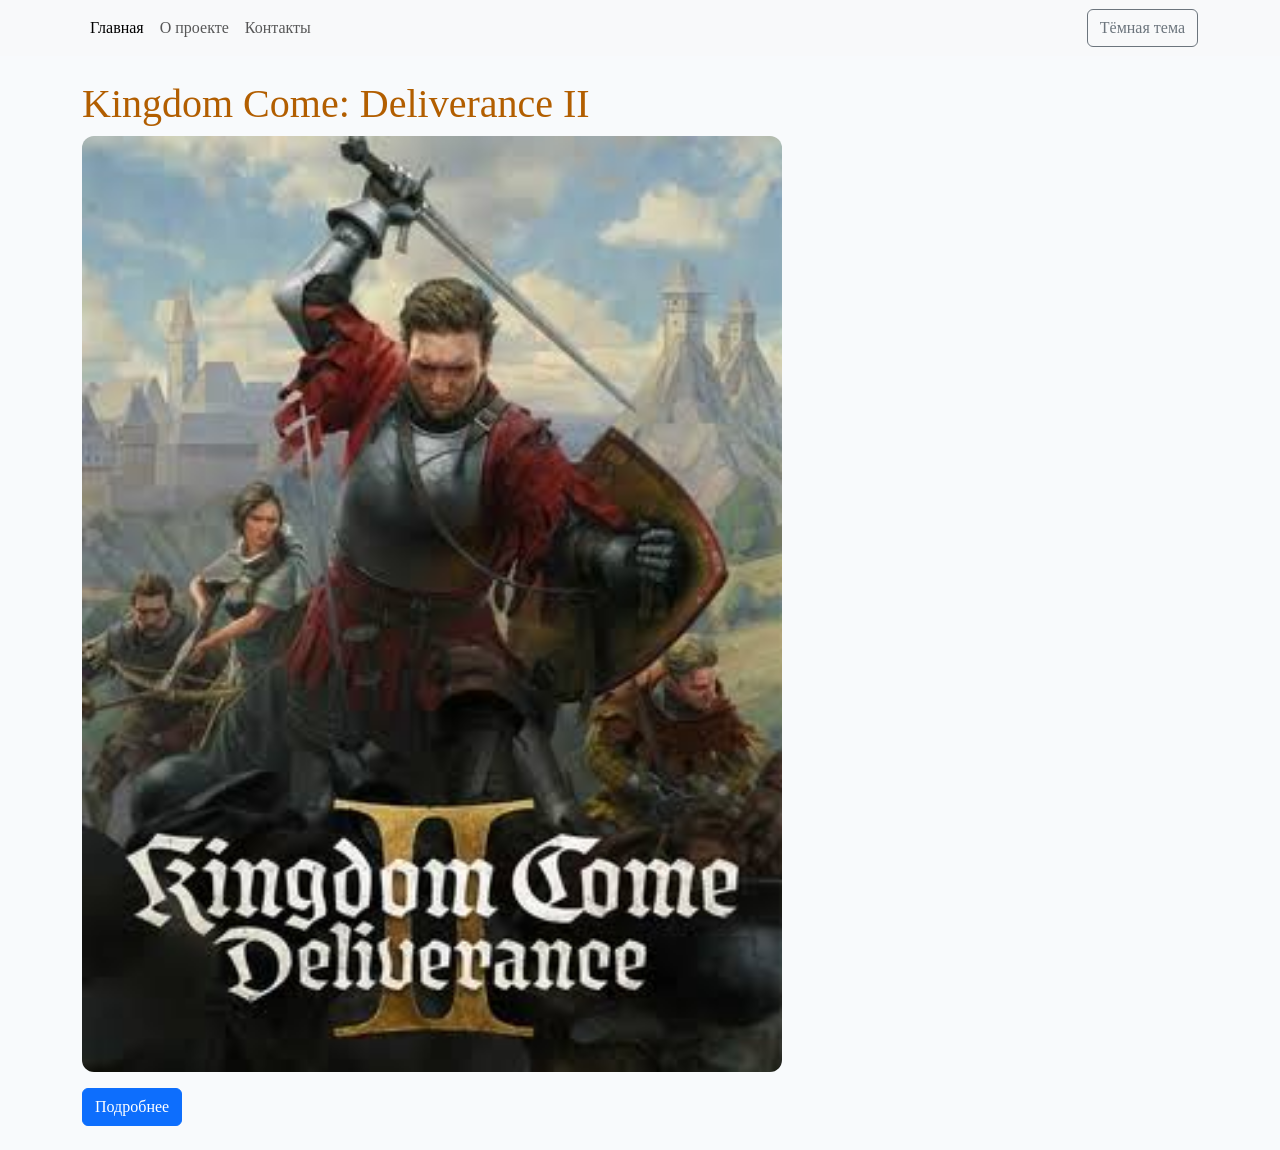
<file: index.html>
<!doctype html>
<html lang="ru">
<head>
  <meta charset="UTF-8">
  <meta name="viewport" content="width=device-width, initial-scale=1">
  <link href="bootstrap.min.css" rel="stylesheet">
  <link rel="stylesheet" href="style.css">
  <script src="script.js" defer></script>
  <title>Главная</title>
</head>
<body>
<nav class="navbar navbar-expand-lg bg-body-tertiary">
  <div class="container">
    <div class="navbar-nav">
      <a class="nav-link active" href="index.html">Главная</a>
      <a class="nav-link" href="about.html">О проекте</a>
      <a class="nav-link" href="contacts.html">Контакты</a>
    </div>
    <button id="theme" class="btn btn-outline-secondary">Тёмная тема</button>
  </div>
</nav>
  <main class="container py-4">
    <h1 class="title">Kingdom Come: Deliverance II</h1>
    <img src="img/images.jpg" class="hero-photo" alt="Постер игры Kingdom Come: Deliverance II">
    <div class="mt-3">
     <button id="showMore" class="btn btn-primary">Подробнее</button>
       <p id="moreText" class="d-none mt-3">
         Kingdom Come: Deliverance II — продолжение реалистичной исторической RPG о приключениях Индржиха в Богемии XV века.
       </p>
    </div>
  </main>
  <script src="bootstrap.bundle.min.js"></script>
</body>
</html>
</file>
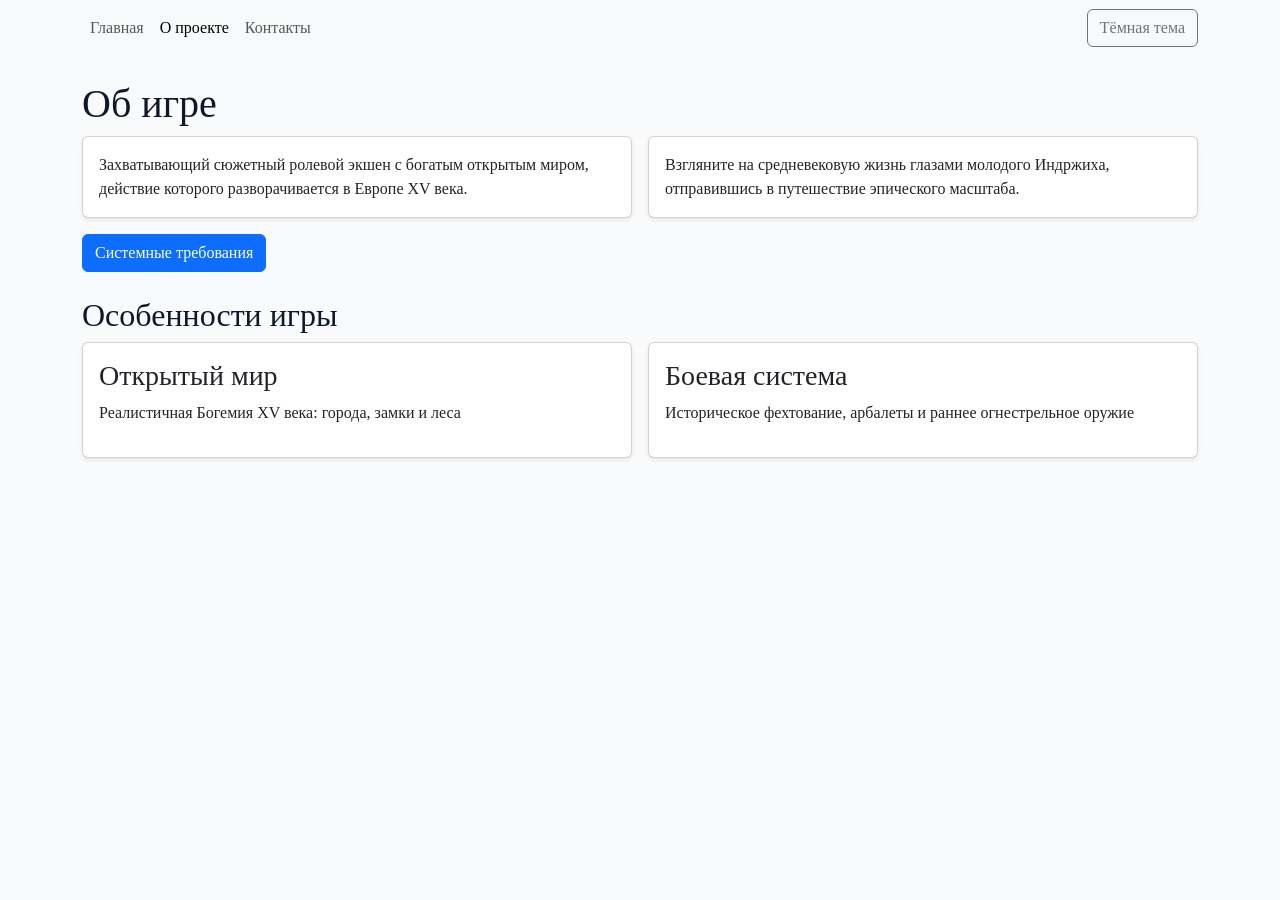
<file: about.html>
<!doctype html>
<html lang="ru">
<head>
 <meta charset="UTF-8">
 <meta name="viewport" content="width=device-width, initial-scale=1">
 <link href="bootstrap.min.css" rel="stylesheet">
 <link rel="stylesheet" href="style.css">
 <script src="script.js" defer></script>
 <title>О проекте</title>
</head>
<body>
<nav class="navbar navbar-expand-lg bg-body-tertiary">
  <div class="container">
    <div class="navbar-nav">
      <a class="nav-link" href="index.html">Главная</a>
      <a class="nav-link active" href="about.html">О проекте</a>
      <a class="nav-link" href="contacts.html">Контакты</a>
    </div>
    <button id="theme" class="btn btn-outline-secondary">Тёмная тема</button>
  </div>
</nav>
 <main class="container py-4">
  <h1>Об игре</h1>
  <div class="row g-3">
    <section class="col-12 col-md-6">
      <div class="card p-3 shadow-sm">
        Захватывающий сюжетный ролевой экшен с богатым открытым миром, действие которого разворачивается в Европе XV века.
      </div>
    </section>
    <section class="col-12 col-md-6">
      <div class="card p-3 shadow-sm">
        Взгляните на средневековую жизнь глазами молодого Индржиха, отправившись в путешествие эпического масштаба.
      </div>
    </section>
  </div>
  <button class="btn btn-primary mt-3" data-bs-toggle="modal" data-bs-target="#aboutModal">
    Системные требования
   </button>
  <div class="modal fade" id="aboutModal" tabindex="-1">
    <div class="modal-dialog">
      <div class="modal-content">
        <div class="modal-header">
          <h5 class="modal-title">Системные требования</h5>
          <button type="button" class="btn-close" data-bs-dismiss="modal"></button>
        </div>
        <div class="modal-body">
          ОС: Windows 10 (64-bit), Процессор: Intel Core i5-8400, ОЗУ: 16 ГБ, Видеокарта: GTX 1060.
        </div>
      </div>
    </div>
  </div>
  <h2 class="mt-4">Особенности игры</h2>
  <section id="projects" class="row g-3"></section>
 </main>
 <script src="bootstrap.bundle.min.js"></script>
</body>
</html>
</file>
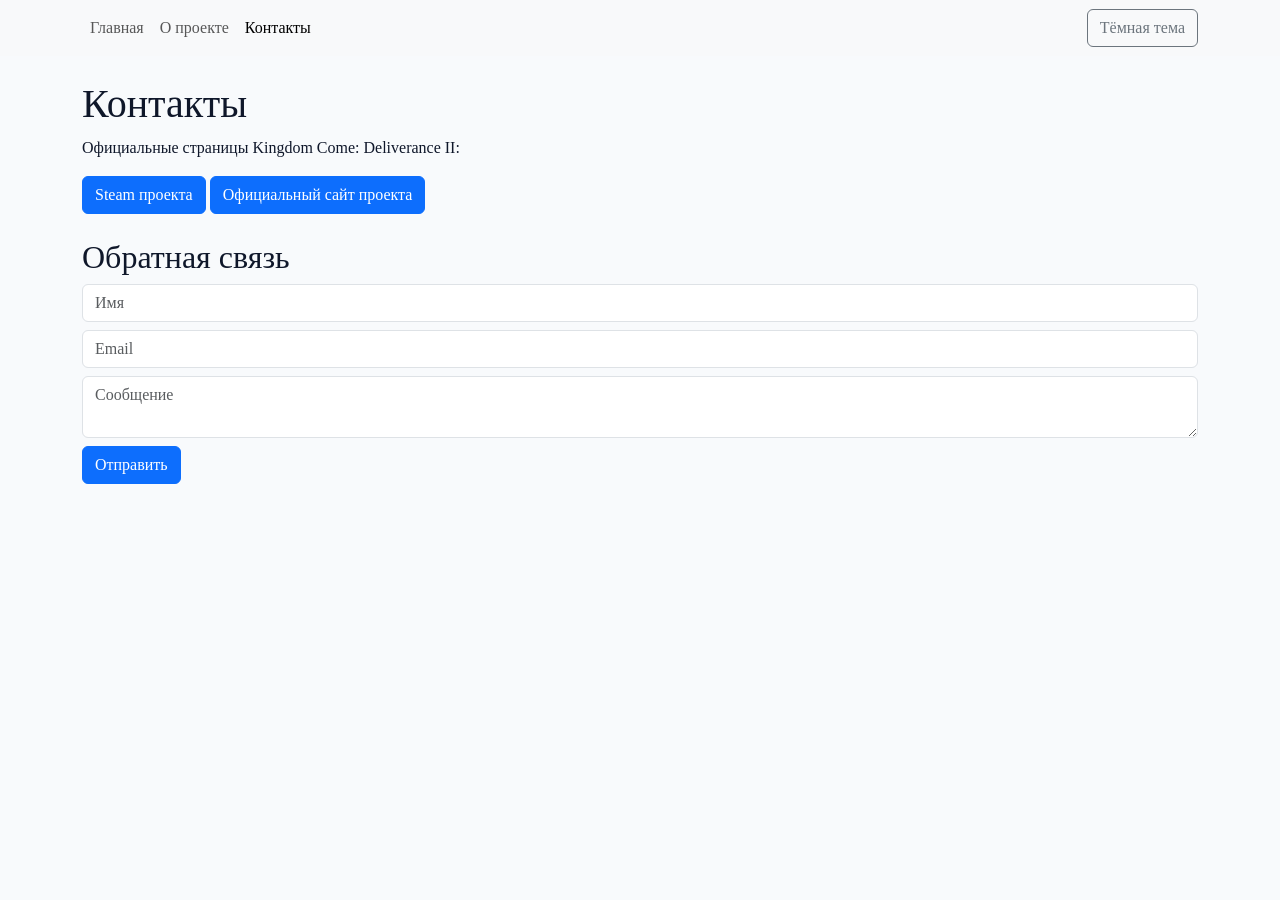
<file: contacts.html>
<!doctype html>
<html lang="ru">
<head>
 <meta charset="UTF-8">
 <meta name="viewport" content="width=device-width, initial-scale=1">
 <link href="bootstrap.min.css" rel="stylesheet">
 <link rel="stylesheet" href="style.css">
<script src="script.js" defer></script>
 <title>Контакты</title>
</head>
<body>
 <nav class="navbar navbar-expand-lg bg-body-tertiary">
  <div class="container">
    <div class="navbar-nav">
      <a class="nav-link" href="index.html">Главная</a>
      <a class="nav-link" href="about.html">О проекте</a>
      <a class="nav-link active" href="contacts.html">Контакты</a>
    </div>
    <button id="theme" class="btn btn-outline-secondary">Тёмная тема</button>
  </div>
</nav>
 <main class="container py-4">
  <h1>Контакты</h1>
  <p>Официальные страницы Kingdom Come: Deliverance II:</p>
  <a class="btn btn-primary" href="https://store.steampowered.com/app/1771300/Kingdom_Come_Deliverance_II/">Steam проекта</a>
  <a class="btn btn-primary" href="https://deepsilver.com">Официальный сайт проекта</a>
  <h2 class="mt-4">Обратная связь</h2>
   <form id="contactForm">
    <input id="name" class="form-control mb-2" placeholder="Имя">
    <input id="email" class="form-control mb-2" placeholder="Email">
    <textarea id="comment" class="form-control mb-2" placeholder="Сообщение"></textarea>
    <button class="btn btn-primary">Отправить</button>
   </form>
<p id="formMessage" class="mt-2"></p>
 </main>
 <script src="bootstrap.bundle.min.js"></script>
</body>
</html>
</file>
<file: style.css>
body {
  font-family: "Times New Roman", serif;
  color: #0f172a;
  background: #f8fafc;
}

.title {
  color: #b25e00;
}

img {
  max-width: 100%;
}

.card:hover {
  transform: translateY(-2px);
  transition: .2s ease;
}

a:hover {
  text-decoration: none;
}

.hero-photo {
  width: 100%;
  max-width: 700px;
  border-radius: 12px;
}

body.dark-theme {
  background: #0f172a;
  color: #f8fafc;
}

body.dark-theme .navbar {
  background-color: #1e293b !important;
}

body.dark-theme .nav-link {
  color: #cbd5e1;
}

body.dark-theme .nav-link.active {
  color: #ffffff;
}
</file>
